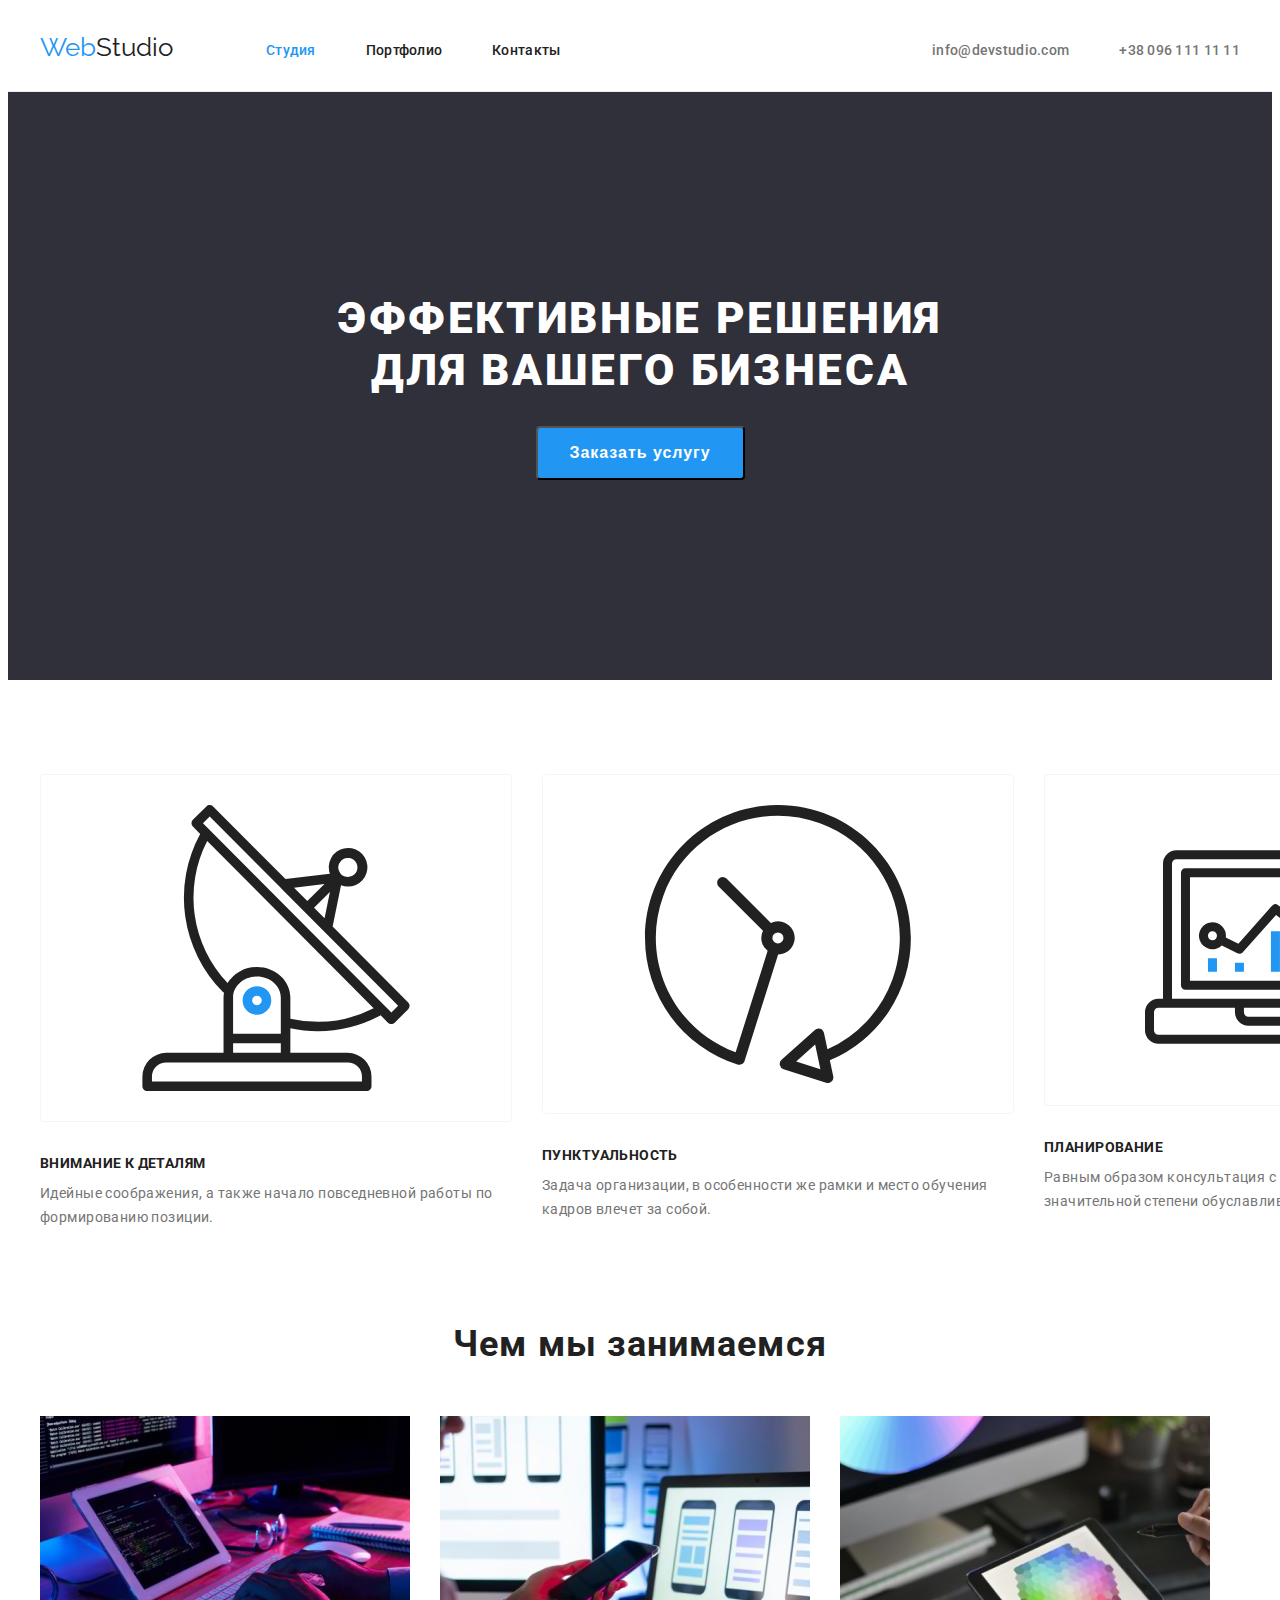
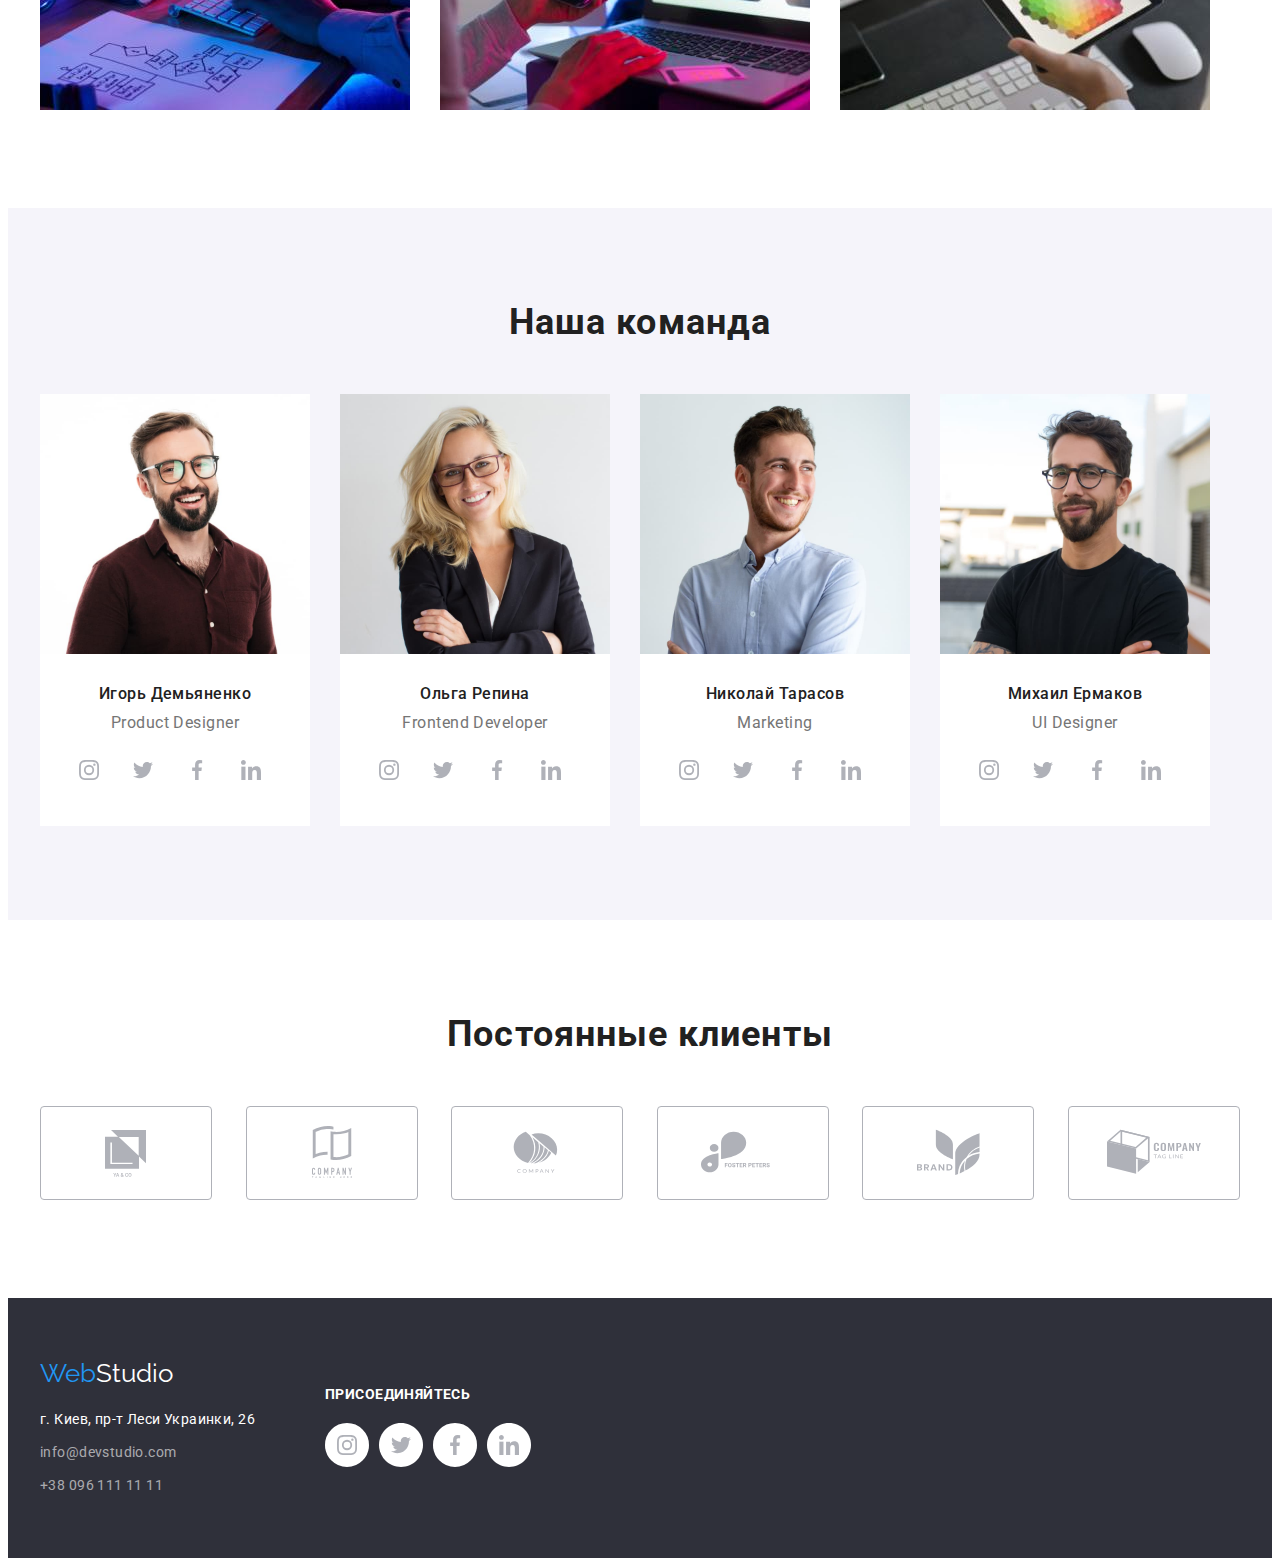
<file: index.html>
<!DOCTYPE html>
<html lang="ru">
   <head>
      <meta charset="utf-8" />
      <meta http-equiv="X-UA-Compatible" content="IE=edge" />
      <meta name="viewport" content="width=device-width, initial-scale=1.0" />
      <title>WebStudio</title>
      <link rel="preconnect" href="https://fonts.gstatic.com" crossorigin />
      <link
         href="https://fonts.googleapis.com/css2?family=Raleway:wght@700&family=Roboto:wght@400;500;700;900&display=swap"
         rel="stylesheet"
      />
      <link
         rel="stylesheet"
         href="https://cdnjs.cloudflare.com/ajax/libs/modern-normalize/1.1.0/modern-normalize.min.css"
         integrity="sha512-wpPYUAdjBVSE4KJnH1VR1HeZfpl1ub8YT/NKx4PuQ5NmX2tKuGu6U/JRp5y+Y8XG2tV+wKQpNHVUX03MfMFn9Q=="
         crossorigin="anonymous"
         referrerpolicy="no-referrer"
      />
      <link rel="stylesheet" href="./css/slyles.css" />
   </head>
   <body>
      <header class="header">
         <div class="container header-content">
            <nav class="nav">
               <a href="./index.html" class="toplogo link">
                  <span class="logo">Web</span
                  ><span class="header-logo">Studio</span></a
               >
               <ul class="site-nav list">
                  <li class="nav-list">
                     <a href="./index.html" class="nav-link link current"
                        >Студия</a
                     >
                  </li>
                  <li class="nav-list">
                     <a href="./portfolio.html" class="nav-link link"
                        >Портфолио</a
                     >
                  </li>
                  <li class="nav-list">
                     <a href="" class="nav-link link">Контакты</a>
                  </li>
               </ul>
            </nav>
            <ul class="header-contacts list">
               <li class="contacts-list">
                  <a
                     class="header-contact link"
                     href="mailto:info@devstudio.com"
                     >info@devstudio.com</a
                  >
               </li>
               <li class="contacts-list">
                  <a class="header-contact link" href="tel:+380961111111"
                     >+38 096 111 11 11</a
                  >
               </li>
            </ul>
         </div>
      </header>
      <main>
         <section class="hero-section">
            <h1 class="main-title">
               Эффективные решения<br />
               для вашего бизнеса
            </h1>
            <button type="button" class="order-service">Заказать услугу</button>
         </section>
         <section class="features-section">
            <div class="container">
               <h2 class="hide-title">Особенности</h2>
               <ul class="features-list list">
                  <li class="features">
                     <img
                        src="./images/svg/antene.svg"
                        class="svg-picture"
                        alt="спутниковая тарелка"
                     />
                     <h3 class="features-title">Внимание к деталям</h3>
                     <p class="features-paragraph">
                        Идейные соображения, а также начало повседневной работы
                        по формированию позиции.
                     </p>
                  </li>
                  <li class="features">
                     <img
                        src="./images/svg/clock.svg"
                        class="svg-picture"
                        alt="часы"
                     />
                     <h3 class="features-title">Пунктуальность</h3>
                     <p class="features-paragraph">
                        Задача организации, в особенности же рамки и место
                        обучения кадров влечет за собой.
                     </p>
                  </li>
                  <li class="features">
                     <img
                        src="./images/svg/comp.svg"
                        class="svg-picture"
                        alt="компьютерный график"
                     />
                     <h3 class="features-title">Планирование</h3>
                     <p class="features-paragraph">
                        Равным образом консультация с широким активом в
                        значительной степени обуславливает.
                     </p>
                  </li>
                  <li class="features">
                     <img
                        src="./images/svg/astronaut.svg"
                        class="svg-picture"
                        alt="космонавт"
                     />
                     <h3 class="features-title">Современные технологии</h3>
                     <p class="features-paragraph">
                        Значимость этих проблем настолько очевидна, что
                        реализация плановых заданий.
                     </p>
                  </li>
               </ul>
            </div>
         </section>
         <section class="section">
            <div class="container">
               <h2 class="sections-title">Чем мы занимаемся</h2>
               <ul class="list whatwedo">
                  <li class="whatwedo-list">
                     <img
                        src="./images/development.jpg"
                        class="wwd-picture"
                        alt="Десктопные приложения"
                        width="370"
                     />
                  </li>
                  <li class="whatwedo-list">
                     <img
                        src="./images/adaptation.jpg"
                        class="wwd-picture"
                        alt="Мобильные приложения"
                        width="370"
                     />
                  </li>
                  <li class="whatwedo-list">
                     <img
                        src="./images/palette.jpg"
                        class="wwd-picture"
                        alt="Дизайнерские решения"
                        width="370"
                     />
                  </li>
               </ul>
            </div>
         </section>
         <section class="team-section">
            <div class="container">
               <h2 class="sections-title">Наша команда</h2>
               <ul class="list workers-list">
                  <li class="worker">
                     <img
                        src="./images/igor.jpg"
                        class="worker-foto"
                        alt="Игорь"
                        width="270"
                     />
                     <div class="worker-inf">
                        <h3 class="worker-name">Игорь Демьяненко</h3>
                        <p class="proffession">Product Designer</p>
                        <ul class="list social">
                           <li class="social-links">
                              <a href=""
                                 ><img
                                    src="./images/svg/inst.svg"
                                    class="social-link"
                                    alt="Instagram"
                              /></a>
                           </li>
                           <li>
                              <a href=""
                                 ><img
                                    src="./images/svg/twitter.svg"
                                    class="social-link"
                                    alt="Twitter"
                              /></a>
                           </li>
                           <li>
                              <a href=""
                                 ><img
                                    src="./images/svg/facebook.svg"
                                    class="social-link"
                                    alt="Facebook"
                              /></a>
                           </li>
                           <li>
                              <a href=""
                                 ><img
                                    src="./images/svg/linkedin.svg"
                                    class="social-link"
                                    alt="Linkedin"
                              /></a>
                           </li>
                        </ul>
                     </div>
                  </li>
                  <li class="worker">
                     <img
                        src="./images/olga.jpg"
                        class="worker-foto"
                        alt="Ольга"
                        width="270"
                     />
                     <div class="worker-inf">
                        <h3 class="worker-name">Ольга Репина</h3>
                        <p class="proffession">Frontend Developer</p>
                        <ul class="list social">
                           <li>
                              <a href=""
                                 ><img
                                    src="./images/svg/inst.svg"
                                    class="social-link"
                                    alt="Instagram"
                              /></a>
                           </li>
                           <li>
                              <a href=""
                                 ><img
                                    src="./images/svg/twitter.svg"
                                    class="social-link"
                                    alt="Twitter"
                              /></a>
                           </li>
                           <li>
                              <a href=""
                                 ><img
                                    src="./images/svg/facebook.svg"
                                    class="social-link"
                                    alt="Facebook"
                              /></a>
                           </li>
                           <li>
                              <a href=""
                                 ><img
                                    src="./images/svg/linkedin.svg"
                                    class="social-link"
                                    alt="Linkedin"
                              /></a>
                           </li>
                        </ul>
                     </div>
                  </li>
                  <li class="worker">
                     <img
                        src="./images/kolya.jpg"
                        class="worker-foto"
                        alt="Николай"
                        width="270"
                     />
                     <div class="worker-inf">
                        <h3 class="worker-name">Николай Тарасов</h3>
                        <p class="proffession">Marketing</p>
                        <ul class="list social">
                           <li>
                              <a href=""
                                 ><img
                                    src="./images/svg/inst.svg"
                                    class="social-link"
                                    alt="Instagram"
                              /></a>
                           </li>
                           <li>
                              <a href=""
                                 ><img
                                    src="./images/svg/twitter.svg"
                                    class="social-link"
                                    alt="Twitter"
                              /></a>
                           </li>
                           <li>
                              <a href=""
                                 ><img
                                    src="./images/svg/facebook.svg"
                                    class="social-link"
                                    alt="Facebook"
                              /></a>
                           </li>
                           <li>
                              <a href=""
                                 ><img
                                    src="./images/svg/linkedin.svg"
                                    class="social-link"
                                    alt="Linkedin"
                              /></a>
                           </li>
                        </ul>
                     </div>
                  </li>
                  <li class="worker">
                     <img
                        src="./images/misha.jpg"
                        class="worker-foto"
                        alt="Михаил"
                        width="270"
                     />
                     <div class="worker-inf">
                        <h3 class="worker-name">Михаил Ермаков</h3>
                        <p class="proffession">UI Designer</p>
                        <ul class="list social">
                           <li>
                              <a href=""
                                 ><img
                                    src="./images/svg/inst.svg"
                                    class="social-link"
                                    alt="Instagram"
                              /></a>
                           </li>
                           <li>
                              <a href=""
                                 ><img
                                    src="./images/svg/twitter.svg"
                                    class="social-link"
                                    alt="Twitter"
                              /></a>
                           </li>
                           <li>
                              <a href=""
                                 ><img
                                    src="./images/svg/facebook.svg"
                                    class="social-link"
                                    alt="Facebook"
                              /></a>
                           </li>
                           <li>
                              <a href=""
                                 ><img
                                    src="./images/svg/linkedin.svg"
                                    class="social-link"
                                    alt="Linkedin"
                              /></a>
                           </li>
                        </ul>
                     </div>
                  </li>
               </ul>
            </div>
         </section>
         <section class="features-section">
            <div class="container">
               <h2 class="sections-title">Постоянные клиенты</h2>
               <ul class="clients list">
                  <li>
                     <a href=""
                        ><img
                           src="./images/svg/ya&co.svg"
                           class="clients-picture"
                           alt="YA & CO"
                     /></a>
                  </li>
                  <li>
                     <a href=""
                        ><img
                           src="./images/svg/tagline.svg"
                           class="clients-picture"
                           alt="COMPANY TAGLINE HERE"
                     /></a>
                  </li>
                  <li>
                     <a href=""
                        ><img
                           src="./images/svg/company.svg"
                           class="clients-picture"
                           alt="COMPANY"
                     /></a>
                  </li>
                  <li>
                     <a href=""
                        ><img
                           src="./images/svg/foster.svg"
                           class="clients-picture"
                           alt="FOSTER PETERS"
                     /></a>
                  </li>
                  <li>
                     <a href=""
                        ><img
                           src="./images/svg/brand.svg"
                           class="clients-picture"
                           alt="BRAND"
                     /></a>
                  </li>
                  <li>
                     <a href=""
                        ><img
                           src="./images/svg/tag.svg"
                           class="clients-picture"
                           alt="COMPANY TAG LINE"
                     /></a>
                  </li>
               </ul>
            </div>
         </section>
      </main>
      <footer class="footer">
         <div class="container footer-content">
            <div class="logo-address">
               <a href="index.html" class="btmlogo link">
                  <span class="logo">Web</span
                  ><span class="footer-logo">Studio</span>
               </a>
               <address>
                  <ul class="list">
                     <li class="address-list">
                        <a
                           href="https://goo.gl/maps/wcCM6j37VZqPyRbJ7"
                           class="street link"
                           target="_blank"
                           rel="noopener noreferrer nofollow"
                           >г. Киев, пр-т Леси Украинки, 26
                        </a>
                     </li>
                     <li class="address-list">
                        <a
                           class="foot-contacts link"
                           href="mailto:info@devstudio.com"
                           >info@devstudio.com</a
                        >
                     </li>
                     <li class="address-list">
                        <a class="foot-contacts link" href="tel:+380961111111"
                           >+38 096 111 11 11</a
                        >
                     </li>
                  </ul>
               </address>
            </div>
            <div class="join">
               <strong class="join-us">ПРИСОЕДИНЯЙТЕСЬ</strong>
               <ul class="social list">
                  <li>
                     <a href=""
                        ><img
                           src="./images/svg/inst.svg"
                           class="social-link"
                           alt="Instagram"
                     /></a>
                  </li>
                  <li>
                     <a href=""
                        ><img
                           src="./images/svg/twitter.svg"
                           class="social-link"
                           alt="Twitter"
                     /></a>
                  </li>
                  <li>
                     <a href=""
                        ><img
                           src="./images/svg/facebook.svg"
                           class="social-link"
                           alt="Facebook"
                     /></a>
                  </li>
                  <li>
                     <a href=""
                        ><img
                           src="./images/svg/linkedin.svg"
                           class="social-link"
                           alt="Linkedin"
                     /></a>
                  </li>
               </ul>
            </div>
         </div>
      </footer>
   </body>
</html>
</file>
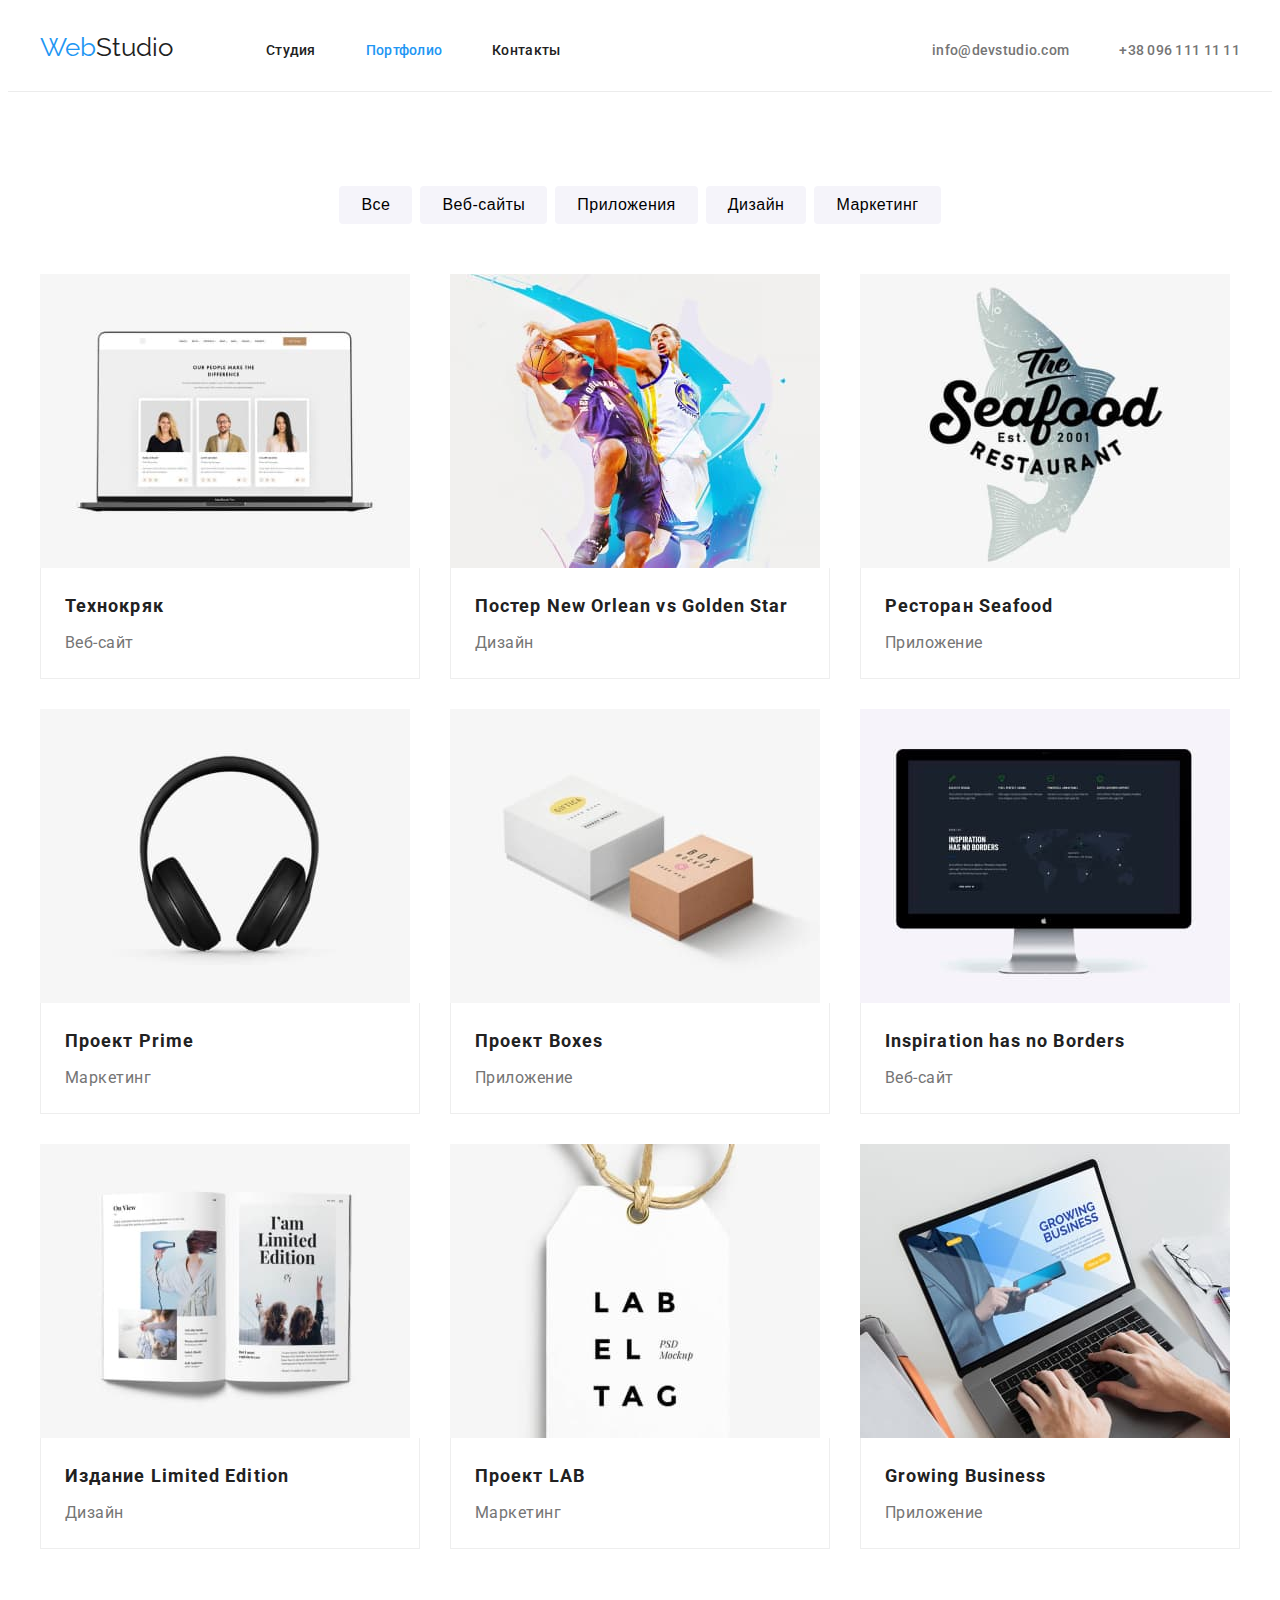
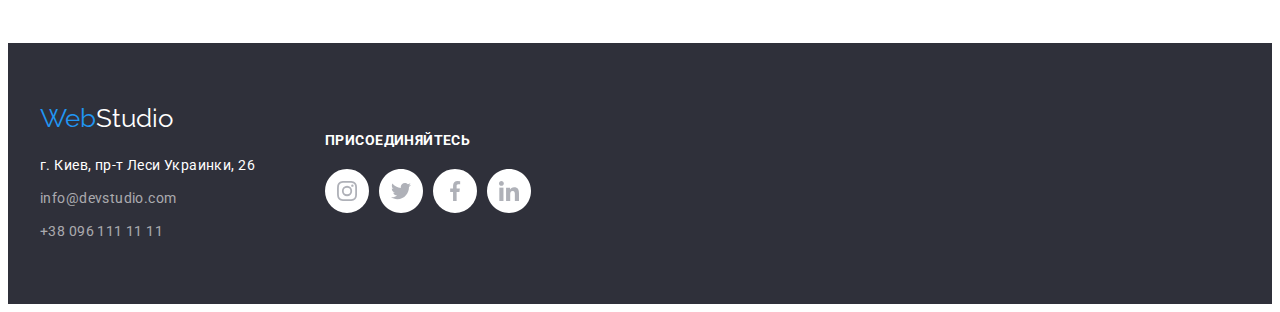
<file: portfolio.html>
<!DOCTYPE html>
<html lang="ru">
   <head>
      <meta charset="UTF-8" />
      <meta http-equiv="X-UA-Compatible" content="IE=edge" />
      <meta name="viewport" content="width=device-width, initial-scale=1.0" />
      <title>Document</title>
      <link rel="preconnect" href="https://fonts.gstatic.com" crossorigin />
      <link
         href="https://fonts.googleapis.com/css2?family=Raleway:wght@700&family=Roboto:wght@400;500;700;900&display=swap"
         rel="stylesheet"
      />
      <link
         rel="stylesheet"
         href="https://cdnjs.cloudflare.com/ajax/libs/modern-normalize/1.1.0/modern-normalize.min.css"
         integrity="sha512-wpPYUAdjBVSE4KJnH1VR1HeZfpl1ub8YT/NKx4PuQ5NmX2tKuGu6U/JRp5y+Y8XG2tV+wKQpNHVUX03MfMFn9Q=="
         crossorigin="anonymous"
         referrerpolicy="no-referrer"
      />
      <link rel="stylesheet" href="./css/slyles.css" />
   </head>
   <body>
      <header class="header">
         <div class="container header-content">
            <nav class="nav">
               <a href="./index.html" class="toplogo link">
                  <span class="logo">Web</span
                  ><span class="header-logo">Studio</span></a
               >
               <ul class="site-nav list">
                  <li class="nav-list">
                     <a href="./index.html" class="nav-link link">Студия</a>
                  </li>
                  <li class="nav-list">
                     <a href="./portfolio.html" class="current nav-link link"
                        >Портфолио</a
                     >
                  </li>
                  <li class="nav-list">
                     <a href="" class="nav-link link">Контакты</a>
                  </li>
               </ul>
            </nav>
            <ul class="header-contacts list">
               <li class="contacts-list">
                  <a
                     class="header-contact link"
                     href="mailto:info@devstudio.com"
                     >info@devstudio.com</a
                  >
               </li>
               <li class="contacts-list">
                  <a class="header-contact link" href="tel:+380961111111"
                     >+38 096 111 11 11</a
                  >
               </li>
            </ul>
         </div>
      </header>
      <main>
         <section class="features-section">
            <div class="container">
               <h1 class="hide-title">Наши продукты</h1>
               <ul class="list btn-list">
                  <li class="filter-buttons">
                     <button type="button" class="filter-button">Все</button>
                  </li>
                  <li class="filter-buttons">
                     <button type="button" class="filter-button">
                        Веб-сайты
                     </button>
                  </li>
                  <li class="filter-buttons">
                     <button type="button" class="filter-button">
                        Приложения
                     </button>
                  </li>
                  <li class="filter-buttons">
                     <button type="button" class="filter-button">Дизайн</button>
                  </li>
                  <li class="filter-buttons">
                     <button type="button" class="filter-button">
                        Маркетинг
                     </button>
                  </li>
               </ul>
               <ul class="list product-list">
                  <li class="product">
                     <img
                        src="./images/img1.jpg"
                        class="product-img"
                        alt="ноутбук с веб-сайтом"
                     />
                     <div class="products-inside">
                        <h2 class="product-name">Технокряк</h2>
                        <p class="description">Веб-сайт</p>
                     </div>
                  </li>
                  <li class="product">
                     <img
                        src="./images/img2.jpg"
                        class="product-img"
                        alt="баскетболисты"
                     />
                     <div class="products-inside">
                        <h2 class="product-name">
                           Постер New Orlean vs Golden Star
                        </h2>
                        <p class="description">Дизайн</p>
                     </div>
                  </li>
                  <li class="product">
                     <img
                        src="./images/img3.jpg"
                        class="product-img"
                        alt="лого ресторана"
                     />
                     <div class="products-inside">
                        <h2 class="product-name">Ресторан Seafood</h2>
                        <p class="description">Приложение</p>
                     </div>
                  </li>
                  <li class="product">
                     <img
                        src="./images/img4.jpg"
                        class="product-img"
                        alt="наушники"
                     />
                     <div class="products-inside">
                        <h2 class="product-name">Проект Prime</h2>
                        <p class="description">Маркетинг</p>
                     </div>
                  </li>
                  <li class="product">
                     <img
                        src="./images/img5.jpg"
                        class="product-img"
                        alt="коробки"
                     />
                     <div class="products-inside">
                        <h2 class="product-name">Проект Boxes</h2>
                        <p class="description">Приложение</p>
                     </div>
                  </li>
                  <li class="product">
                     <img
                        src="./images/img6.jpg"
                        class="product-img"
                        alt="монитор с вебсайтом"
                     />
                     <div class="products-inside">
                        <h2 class="product-name">Inspiration has no Borders</h2>
                        <p class="description">Веб-сайт</p>
                     </div>
                  </li>
                  <li class="product">
                     <img
                        src="./images/img7.jpg"
                        class="product-img"
                        alt="книга"
                     />
                     <div class="products-inside">
                        <h2 class="product-name">Издание Limited Edition</h2>
                        <p class="description">Дизайн</p>
                     </div>
                  </li>
                  <li class="product">
                     <img
                        src="./images/img8.jpg"
                        class="product-img"
                        alt="этикетка"
                     />
                     <div class="products-inside">
                        <h2 class="product-name">Проект LAB</h2>
                        <p class="description">Маркетинг</p>
                     </div>
                  </li>
                  <li class="product">
                     <img
                        src="./images/img9.jpg"
                        class="product-img"
                        alt="ноутбук с приложением"
                     />
                     <div class="products-inside">
                        <h2 class="product-name">Growing Business</h2>
                        <p class="description">Приложение</p>
                     </div>
                  </li>
               </ul>
            </div>
         </section>
      </main>
      <footer class="footer">
         <div class="container footer-content">
            <div class="logo-address">
               <a href="index.html" class="btmlogo link">
                  <span class="logo">Web</span
                  ><span class="footer-logo">Studio</span>
               </a>
               <address>
                  <ul class="list">
                     <li class="address-list">
                        <a
                           href="https://goo.gl/maps/wcCM6j37VZqPyRbJ7"
                           class="street link"
                           target="_blank"
                           rel="noopener noreferrer nofollow"
                           >г. Киев, пр-т Леси Украинки, 26
                        </a>
                     </li>
                     <li class="address-list">
                        <a
                           class="foot-contacts link"
                           href="mailto:info@devstudio.com"
                           >info@devstudio.com</a
                        >
                     </li>
                     <li class="address-list">
                        <a class="foot-contacts link" href="tel:+380961111111"
                           >+38 096 111 11 11</a
                        >
                     </li>
                  </ul>
               </address>
            </div>
            <div class="join">
               <strong class="join-us">ПРИСОЕДИНЯЙТЕСЬ</strong>
               <ul class="social list">
                  <li>
                     <a href=""
                        ><img
                           src="./images/svg/inst.svg"
                           class="social-link"
                           alt="Instagram"
                     /></a>
                  </li>
                  <li>
                     <a href=""
                        ><img
                           src="./images/svg/twitter.svg"
                           class="social-link"
                           alt="Twitter"
                     /></a>
                  </li>
                  <li>
                     <a href=""
                        ><img
                           src="./images/svg/facebook.svg"
                           class="social-link"
                           alt="Facebook"
                     /></a>
                  </li>
                  <li>
                     <a href=""
                        ><img
                           src="./images/svg/linkedin.svg"
                           class="social-link"
                           alt="Linkedin"
                     /></a>
                  </li>
               </ul>
            </div>
         </div>
      </footer>
   </body>
</html>
</file>
<file: css/slyles.css>
/* РУТ ЦВЕТА */
:root {
   --secondary-text-color: #757575;
   --primary-text-color: #212121;
   --current-color: #2196f3;
   --white-colour: #ffffff;
   --addres-colour: rgba(255, 255, 255, 0.6);
   --background: #2f303a;
   --second-background: #f5f4fa;
   --border: #eeeeee;
   --clients-picture-border: #afb1b8;
}
/* ОБЩИЕ НАСТРОЙКИ */

body {
   font-family: Roboto, sans-serif;
   color: var(--primary-text-color);
}
h1,
h2,
h3,
h4,
h5,
h6,
p {
   margin-top: 0px;
   margin-bottom: 0px;
}
ul {
   padding: 0px;
   margin-top: 0px;
   margin-bottom: 0px;
}
.container {
   width: 1200px;
   padding-left: 15px;
   padding-right: 15px;
   margin-left: auto;
   margin-right: auto;
}
.list {
   list-style: none;
}
.link {
   text-decoration: none;
}
/* ХЕДЕР */
.header {
   border-bottom: 1px solid #ececec;
}
.header-content,
.site-nav,
.nav {
   display: flex;
}

.site-nav > .nav-list {
   padding: 32px 0;
}
.site-nav > .nav-list:not(:last-child) {
   margin-right: 50px;
}

.toplogo {
   padding-top: 24px;
   padding-bottom: 25px;
   margin-right: 93px;
}
.logo {
   font-family: Raleway;
   font-style: normal;
   font-size: 26px;
   line-height: 1.19;
   color: var(--current-color);
}
.logo:hover,
.logo:focus {
   color: var(--current-color);
}
.header-logo {
   font-family: Raleway;
   font-style: normal;
   font-size: 26px;
   line-height: 1.19;
   color: var(--primary-text-color);
}
.header-logo:hover,
.header-logo:focus {
   color: var(--primary-text-color);
}

.nav-link {
   font-style: normal;
   font-weight: 500;
   font-size: 14px;
   line-height: 1.14;
   letter-spacing: 0.02em;
   color: var(--primary-text-color);
}
.current {
   color: var(--current-color);
}
.header-contacts {
   margin-left: auto;
   display: flex;
}
.contacts-list {
   display: block;
   padding-bottom: 32px;
   padding-top: 32px;
}
.header-contact {
   font-style: normal;
   font-weight: 500;
   font-size: 14px;
   line-height: 1.14;
   letter-spacing: 0.02em;
   color: var(--secondary-text-color);
}
.header-contacts :not(:last-child) {
   margin-right: 50px;
}
.header-contact:hover,
.header-contact:focus {
   color: var(--current-color);
}
/* INDEX BODY Styles */
.hero-section {
   padding: 200px 0;
   text-align: center;
   width: 100%;
   background-color: var(--background);
}
.main-title {
   margin-bottom: 30px;
   font-style: normal;
   font-weight: 900;
   font-size: 44px;
   line-height: 1, 5;
   text-align: center;
   letter-spacing: 0.06em;
   text-transform: uppercase;
   color: var(--white-colour);
}
.order-service {
   border-radius: 4px;
   min-width: 200px;
   padding: 10px 32px;
   font-style: normal;
   font-weight: 700;
   font-size: 16px;
   line-height: 1.875;
   background-color: var(--current-color);
   color: var(--white-colour);
   cursor: pointer;
   letter-spacing: 0.06em;
}
.order-service:focus,
.order-service:hover {
   background-color: var(--current-color);
   color: var(--white-colour);
}
.section {
   padding-bottom: 94px;
}

.features-section {
   padding-bottom: 94px;
   padding-top: 94px;
}
.sections-title {
   margin-bottom: 50px;
   font-style: normal;
   font-size: 36px;
   line-height: 1.16;
   text-align: center;
   letter-spacing: 0.03em;
}
.hide-title {
   height: 0px;
   opacity: 0;
}
.features-list {
   display: flex;
}
.svg-picture {
   width: 270px;
   border: 1px solid transparent;
   border-radius: 4px;
   padding: 30px 100px;
   margin-bottom: 30px;
   border-color: var(--second-background);
}
.features:not(:last-child),
.whatwedo-list:not(:last-child),
.worker:not(:last-child) {
   margin-right: 30px;
}
.features-title {
   margin-bottom: 10px;
   font-style: normal;
   font-size: 14px;
   line-height: 1.14;
   letter-spacing: 0.03em;
   text-transform: uppercase;
}
.features-paragraph {
   font-weight: 400;
   font-style: normal;
   font-size: 14px;
   line-height: 1.71;
   letter-spacing: 0.03em;
   color: var(--secondary-text-color);
}
.whatwedo {
   display: flex;
}
.team-section {
   padding: 94px 0;
   background-color: var(--second-background);
}

.workers-list {
   display: flex;
}
.worker {
   display: block;
}
.worker-foto {
   display: block;
}
.worker-inf {
   justify-content: center;
   padding-top: 30px;
   padding-bottom: 30px;
   background-color: var(--white-colour);
}
.worker-name {
   margin-bottom: 10px;
   font-style: normal;
   font-weight: 500;
   font-size: 16px;
   line-height: 1.19;
   text-align: center;
   letter-spacing: 0.03em;
}
.proffession {
   margin-bottom: 16px;
   font-style: normal;
   font-size: 16px;
   line-height: 1.19;
   text-align: center;
   letter-spacing: 0.03em;
   color: var(--secondary-text-color);
}
.social {
   display: flex;
   justify-content: center;
}
.social-link {
   margin-right: 10px;
}
.social:not(:last-child) {
   margin-right: 10px;
}
.clients {
   display: flex;
   justify-content: space-between;
}
.clients-picture {
   border: 1px solid var(--clients-picture-border);
   box-sizing: border-box;
   border-radius: 4px;
   width: 172px;
   padding: 16px 32px;
}

/* Portfolio STYLES */
.btn-list {
   display: flex;
   justify-content: center;
   margin-bottom: 50px;
}
.filter-button {
   display: inline-block;
   border-radius: 4px;
   padding: 6px 22px;
   background-color: var(--second-background);
   font-style: normal;
   font-weight: 500;
   font-size: 16px;
   line-height: 1.625;
   text-align: center;
   letter-spacing: 0.03em;
   border: none;
}
.filter-buttons:not(:last-child) {
   margin-right: 8px;
}
.filter-button:focus,
.filter-button:hover {
   box-shadow: 0px 3px 1px rgba(0, 0, 0, 0.1), 0px 1px 2px rgba(0, 0, 0, 0.08),
      0px 2px 2px rgba(0, 0, 0, 0.12);
   border-radius: 4px;
   color: var(--white-colour);
   background-color: var(--current-color);
}
.product-list {
   display: flex;
   flex-wrap: wrap;
   margin: -15px;
}
.product {
   flex-basis: calc((100% - 90px) / 3);
   /* flex-basis: 370px; */
   margin: 15px;
   cursor: pointer;
}
/* .product:nth-child(3n) {
   margin-right: 0px;
} */
/* .product:nth-last-child(-n + 3) {
   margin-bottom: 0px; 
} */
.products-inside {
   display: block;
   padding: 20px 24px;
   background-color: var(--white-colour);
   border-bottom: 1px solid var(--border);
   border-left: 1px solid var(--border);
   border-right: 1px solid var(--border);
}
.product-img {
   display: block;
}
.product:hover,
.product:focus {
   cursor: pointer;
   box-shadow: 0px 1px 1px rgba(0, 0, 0, 0.12), 0px 4px 4px rgba(0, 0, 0, 0.06),
      1px 4px 6px rgba(0, 0, 0, 0.16);
}
.product-name {
   margin-bottom: 4px;
   font-style: normal;
   font-weight: bold;
   font-size: 18px;
   line-height: 2;
   letter-spacing: 0.06em;
}
.description {
   font-style: normal;
   font-size: 16px;
   line-height: 1.875;
   letter-spacing: 0.03em;
   color: var(--secondary-text-color);
}
/* СТИЛИ ФУТЕРА */
footer {
   background-color: var(--background);
}
.footer {
   padding-top: 60px;
   padding-bottom: 60px;
}
.footer-content {
   display: flex;
   align-items: center;
}
.logo-address {
   margin-right: 70px;
}
.btmlogo {
   display: inline-block;
   margin-bottom: 20px;
}
.footer-logo {
   font-family: Raleway;
   font-style: normal;
   font-size: 26px;
   line-height: 1.19;
   color: var(--white-colour);
}

.street {
   font-style: normal;
   font-size: 14px;
   line-height: 1.71;
   letter-spacing: 0.03em;
   color: var(--white-colour);
}
.street:hover,
.street:focus {
   color: var(--current-color);
}
.foot-contacts {
   font-style: normal;
   font-size: 14px;
   line-height: 1.71;
   letter-spacing: 0.03em;
   color: var(--addres-colour);
}

.foot-contacts:hover,
.foot-contacts:focus {
   color: var(--current-color);
}
.address-list:not(:last-child) {
   margin-bottom: 9px;
}

.join-us {
   display: inline-block;
   margin-bottom: 20px;
   font-style: normal;
   font-size: 14px;
   line-height: 1.14;
   letter-spacing: 0.03em;
   text-transform: uppercase;
   color: var(--white-colour);
}
</file>
